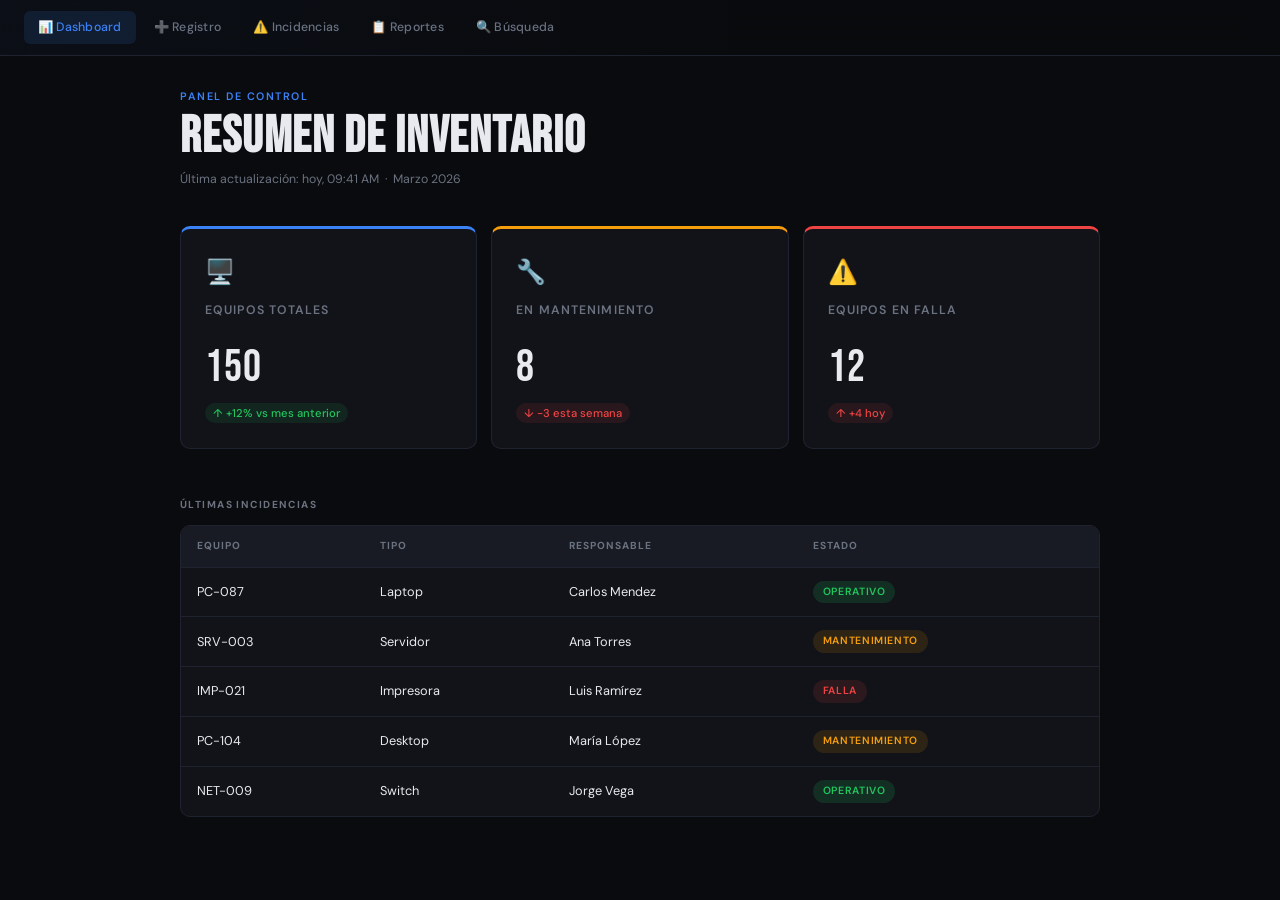
<file: index.html>
<!DOCTYPE html>
<html lang="es">
<head>
  <meta charset="UTF-8" />
  <meta name="viewport" content="width=device-width, initial-scale=1.0" />
  <title>Dashboard — Inventario</title>
  <link rel="stylesheet" href="style.css" />
  <link href="https://fonts.googleapis.com/css2?family=Bebas+Neue&family=DM+Sans:opsz,wght@9..40,300;9..40,400;9..40,500;9..40,600&display=swap" rel="stylesheet" />
</head>
<body>

<nav>
  <a href="index.html" class="active">📊 Dashboard</a>
  <a href="alta.html">➕ Registro</a>
  <a href="incidencias.html">⚠️ Incidencias</a>
  <a href="reportes.html">📋 Reportes</a>
  <a href="busqueda.html">🔍 Búsqueda</a>
</nav>

<main class="page">

  <header class="page-header">
    <p class="label">Panel de Control</p>
    <h1>Resumen de Inventario</h1>
    <p>Última actualización: hoy, 09:41 AM &nbsp;·&nbsp; Marzo 2026</p>
  </header>

  <!-- KPI CARDS -->
  <div class="cards">
    <div class="card card--blue">
      <span class="card-icon">🖥️</span>
      <p class="card-label">Equipos Totales</p>
      <div class="card-value">150</div>
      <span class="card-delta up">↑ +12% vs mes anterior</span>
    </div>
    <div class="card card--orange">
      <span class="card-icon">🔧</span>
      <p class="card-label">En Mantenimiento</p>
      <div class="card-value">8</div>
      <span class="card-delta down">↓ −3 esta semana</span>
    </div>
    <div class="card card--red">
      <span class="card-icon">⚠️</span>
      <p class="card-label">Equipos en Falla</p>
      <div class="card-value">12</div>
      <span class="card-delta down">↑ +4 hoy</span>
    </div>
  </div>

  <!-- QUICK TABLE -->
  <p class="section-title">Últimas Incidencias</p>

  <div class="table-wrap">
    <table>
      <thead>
        <tr>
          <th>Equipo</th>
          <th>Tipo</th>
          <th>Responsable</th>
          <th>Estado</th>
        </tr>
      </thead>
      <tbody>
        <tr>
          <td>PC-087</td>
          <td>Laptop</td>
          <td>Carlos Mendez</td>
          <td><span class="badge badge-ok">Operativo</span></td>
        </tr>
        <tr>
          <td>SRV-003</td>
          <td>Servidor</td>
          <td>Ana Torres</td>
          <td><span class="badge badge-warn">Mantenimiento</span></td>
        </tr>
        <tr>
          <td>IMP-021</td>
          <td>Impresora</td>
          <td>Luis Ramírez</td>
          <td><span class="badge badge-danger">Falla</span></td>
        </tr>
        <tr>
          <td>PC-104</td>
          <td>Desktop</td>
          <td>María López</td>
          <td><span class="badge badge-warn">Mantenimiento</span></td>
        </tr>
        <tr>
          <td>NET-009</td>
          <td>Switch</td>
          <td>Jorge Vega</td>
          <td><span class="badge badge-ok">Operativo</span></td>
        </tr>
      </tbody>
    </table>
  </div>

</main>

</body>
</html>
</file>
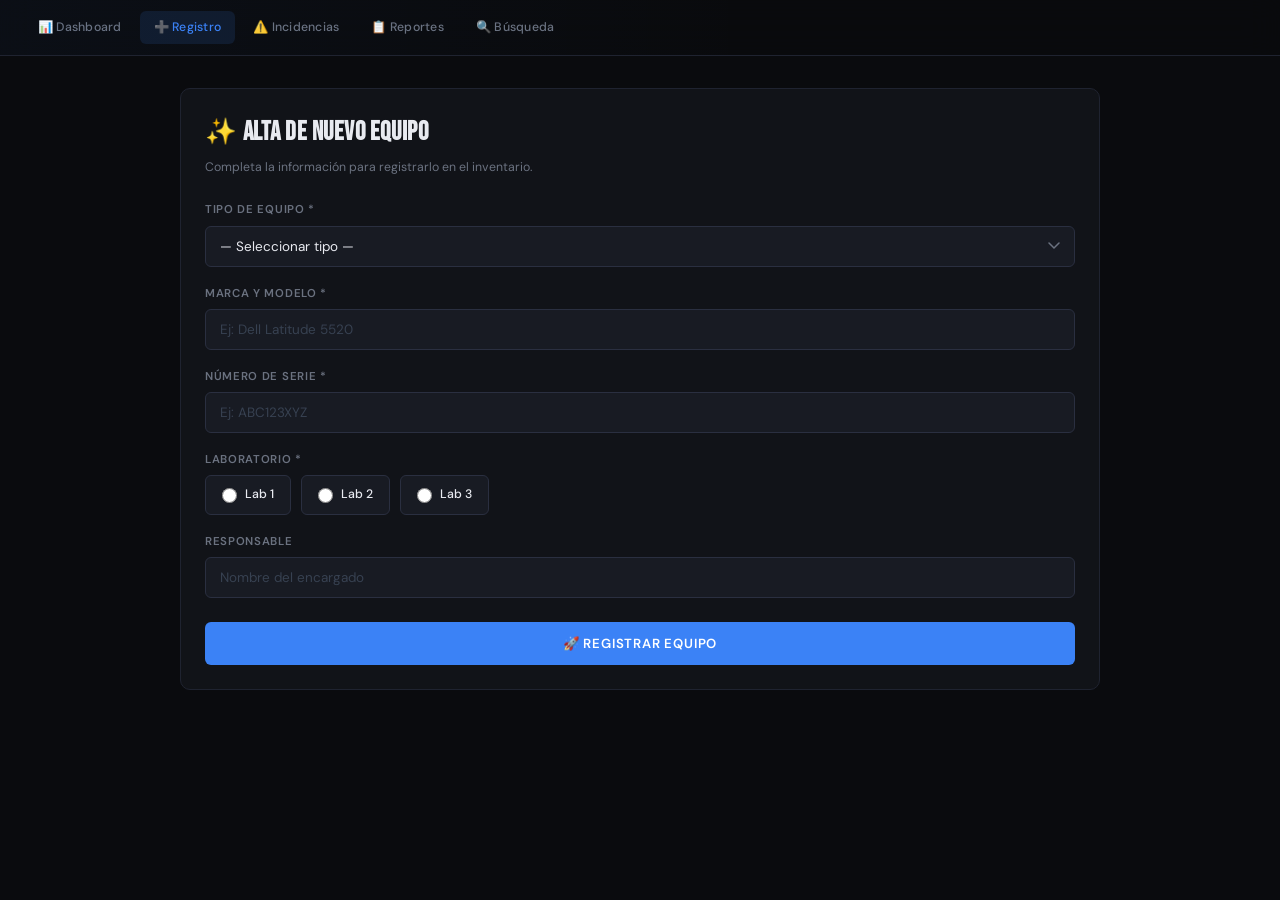
<file: alta.html>
<!DOCTYPE html>
<html lang="es">
<head>
  <meta charset="UTF-8" />
  <meta name="viewport" content="width=device-width, initial-scale=1.0" />
  <title>Alta de Equipo — Inventario</title>
  <link rel="stylesheet" href="style.css" />
  <link href="https://fonts.googleapis.com/css2?family=Bebas+Neue&family=DM+Sans:opsz,wght@9..40,300;9..40,400;9..40,500;9..40,600&display=swap" rel="stylesheet" />
</head>
<body>

<nav>
  <a href="index.html">📊 Dashboard</a>
  <a href="alta.html" class="active">➕ Registro</a>
  <a href="incidencias.html">⚠️ Incidencias</a>
  <a href="reportes.html">📋 Reportes</a>
  <a href="busqueda.html">🔍 Búsqueda</a>
</nav>

<div class="container">
  <div class="card">
    <h2>✨ Alta de Nuevo Equipo</h2>
    <p>Completa la información para registrarlo en el inventario.</p>

    <form>
      <label for="tipo">Tipo de Equipo *</label>
      <select id="tipo">
        <option value="">— Seleccionar tipo —</option>
        <option value="laptop">💻 Laptop</option>
        <option value="desktop">🖥️ Desktop</option>
        <option value="servidor">🗄️ Servidor</option>
        <option value="impresora">🖨️ Impresora</option>
        <option value="switch">🔀 Switch</option>
      </select>

      <label for="marca">Marca y Modelo *</label>
      <input type="text" id="marca" placeholder="Ej: Dell Latitude 5520" />

      <label for="serie">Número de Serie *</label>
      <input type="text" id="serie" placeholder="Ej: ABC123XYZ" />

      <label>Laboratorio *</label>
      <div class="radio-group">
        <label><input type="radio" name="lab" value="1" /> Lab 1</label>
        <label><input type="radio" name="lab" value="2" /> Lab 2</label>
        <label><input type="radio" name="lab" value="3" /> Lab 3</label>
      </div>

      <label for="responsable">Responsable</label>
      <input type="text" id="responsable" placeholder="Nombre del encargado" />

      <button type="submit">🚀 Registrar Equipo</button>
    </form>
  </div>
</div>

</body>
</html>
</file>
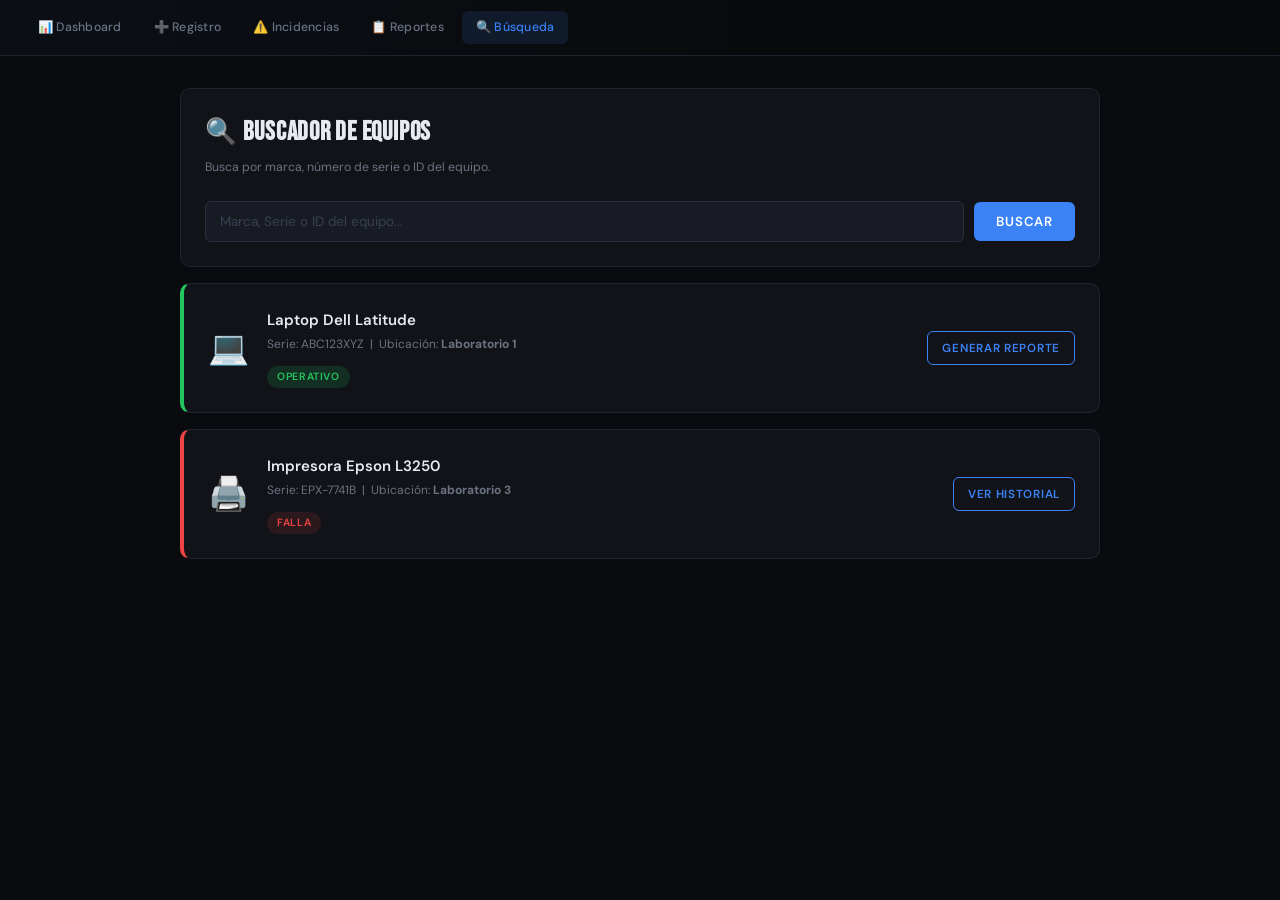
<file: busqueda.html>
<!DOCTYPE html>
<html lang="es">
<head>
  <meta charset="UTF-8" />
  <meta name="viewport" content="width=device-width, initial-scale=1.0" />
  <title>Búsqueda — Inventario</title>
  <link rel="stylesheet" href="style.css" />
  <link href="https://fonts.googleapis.com/css2?family=Bebas+Neue&family=DM+Sans:opsz,wght@9..40,300;9..40,400;9..40,500;9..40,600&display=swap" rel="stylesheet" />
</head>
<body>

<nav>
  <a href="index.html">📊 Dashboard</a>
  <a href="alta.html">➕ Registro</a>
  <a href="incidencias.html">⚠️ Incidencias</a>
  <a href="reportes.html">📋 Reportes</a>
  <a href="busqueda.html" class="active">🔍 Búsqueda</a>
</nav>

<div class="container">

  <div class="card">
    <h2>🔍 Buscador de Equipos</h2>
    <p>Busca por marca, número de serie o ID del equipo.</p>
    <div class="search-bar">
      <input type="text" placeholder="Marca, Serie o ID del equipo..." />
      <button type="button">Buscar</button>
    </div>
  </div>

  <!-- Resultado ejemplo -->
  <div class="card result-card">
    <div class="icon">💻</div>
    <div class="info">
      <h3>Laptop Dell Latitude</h3>
      <p>Serie: ABC123XYZ &nbsp;|&nbsp; Ubicación: <strong>Laboratorio 1</strong></p>
      <span class="badge badge-ok">Operativo</span>
    </div>
    <div class="actions">
      <button type="button">Generar Reporte</button>
    </div>
  </div>

  <div class="card result-card" style="border-left-color: var(--danger);">
    <div class="icon">🖨️</div>
    <div class="info">
      <h3>Impresora Epson L3250</h3>
      <p>Serie: EPX-7741B &nbsp;|&nbsp; Ubicación: <strong>Laboratorio 3</strong></p>
      <span class="badge badge-danger">Falla</span>
    </div>
    <div class="actions">
      <button type="button">Ver Historial</button>
    </div>
  </div>

</div>

</body>
</html>
</file>
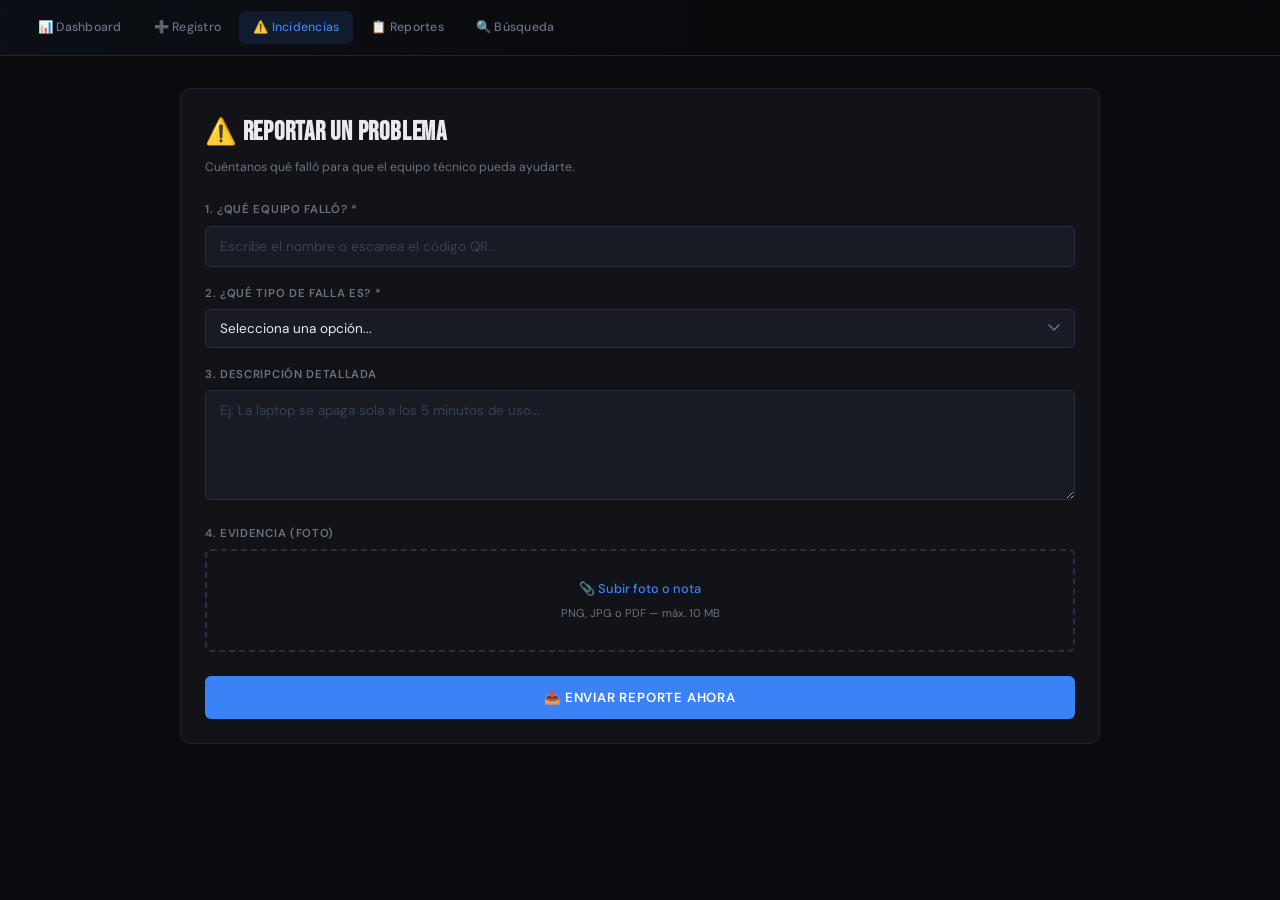
<file: incidencias.html>
<!DOCTYPE html>
<html lang="es">
<head>
  <meta charset="UTF-8" />
  <meta name="viewport" content="width=device-width, initial-scale=1.0" />
  <title>Incidencias — Inventario</title>
  <link rel="stylesheet" href="style.css" />
  <link href="https://fonts.googleapis.com/css2?family=Bebas+Neue&family=DM+Sans:opsz,wght@9..40,300;9..40,400;9..40,500;9..40,600&display=swap" rel="stylesheet" />
</head>
<body>

<nav>
  <a href="index.html">📊 Dashboard</a>
  <a href="alta.html">➕ Registro</a>
  <a href="incidencias.html" class="active">⚠️ Incidencias</a>
  <a href="reportes.html">📋 Reportes</a>
  <a href="busqueda.html">🔍 Búsqueda</a>
</nav>

<div class="container">
  <div class="card">
    <h2>⚠️ Reportar un Problema</h2>
    <p>Cuéntanos qué falló para que el equipo técnico pueda ayudarte.</p>

    <form>
      <label for="equipo">1. ¿Qué equipo falló? *</label>
      <input type="text" id="equipo" placeholder="Escribe el nombre o escanea el código QR..." />

      <label for="tipo-falla">2. ¿Qué tipo de falla es? *</label>
      <select id="tipo-falla">
        <option value="">Selecciona una opción...</option>
        <option>No enciende</option>
        <option>Pantalla rota / Daño físico</option>
        <option>Software / Virus / Contraseña</option>
        <option>Falta de periféricos (Mouse / Teclado)</option>
        <option>Otro</option>
      </select>

      <label for="descripcion">3. Descripción detallada</label>
      <textarea id="descripcion" rows="4" placeholder="Ej: La laptop se apaga sola a los 5 minutos de uso..."></textarea>

      <label>4. Evidencia (Foto)</label>
      <div class="file-drop">
        <input type="file" id="file-upload" accept="image/*" />
        <label for="file-upload">📎 Subir foto o nota</label>
        <p>PNG, JPG o PDF — máx. 10 MB</p>
      </div>

      <button type="submit">📤 Enviar Reporte Ahora</button>
    </form>
  </div>
</div>

</body>
</html>
</file>
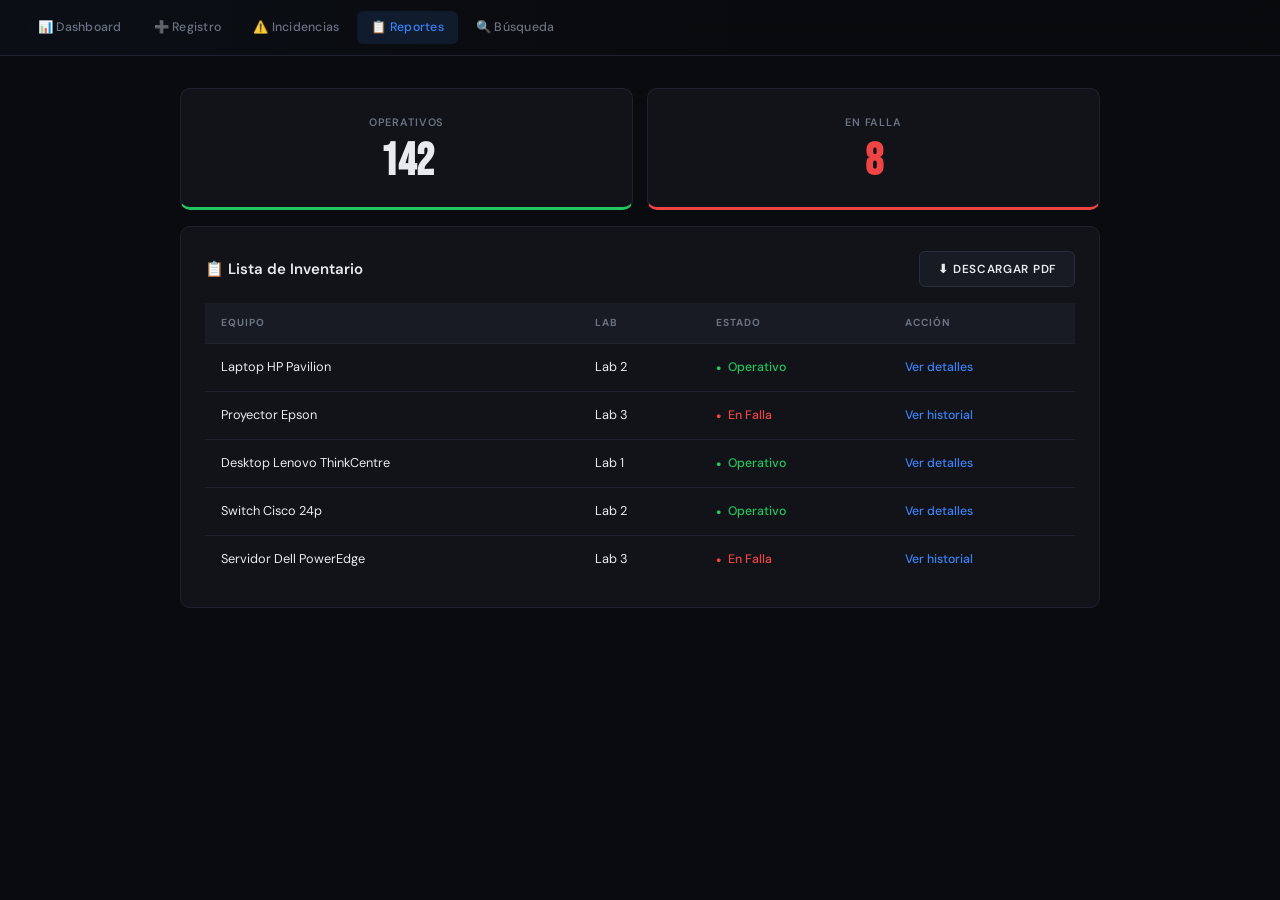
<file: reportes.html>
<!DOCTYPE html>
<html lang="es">
<head>
  <meta charset="UTF-8" />
  <meta name="viewport" content="width=device-width, initial-scale=1.0" />
  <title>Reportes — Inventario</title>
  <link rel="stylesheet" href="style.css" />
  <link href="https://fonts.googleapis.com/css2?family=Bebas+Neue&family=DM+Sans:opsz,wght@9..40,300;9..40,400;9..40,500;9..40,600&display=swap" rel="stylesheet" />
</head>
<body>

<nav>
  <a href="index.html">📊 Dashboard</a>
  <a href="alta.html">➕ Registro</a>
  <a href="incidencias.html">⚠️ Incidencias</a>
  <a href="reportes.html" class="active">📋 Reportes</a>
  <a href="busqueda.html">🔍 Búsqueda</a>
</nav>

<div class="container">

  <!-- Stat mini cards -->
  <div class="stat-row">
    <div class="stat-mini ok">
      <small>Operativos</small>
      <h1>142</h1>
    </div>
    <div class="stat-mini bad">
      <small>En Falla</small>
      <h1>8</h1>
    </div>
  </div>

  <!-- Inventory table card -->
  <div class="card">
    <div class="reports-header">
      <h3>📋 Lista de Inventario</h3>
      <button class="btn-download" type="button">⬇ Descargar PDF</button>
    </div>

    <div class="table-wrap" style="border:none; border-radius:0; margin:0;">
      <table>
        <thead>
          <tr>
            <th>Equipo</th>
            <th>Lab</th>
            <th>Estado</th>
            <th>Acción</th>
          </tr>
        </thead>
        <tbody>
          <tr>
            <td>Laptop HP Pavilion</td>
            <td>Lab 2</td>
            <td><span class="status-dot ok">Operativo</span></td>
            <td><a href="#" class="link-action">Ver detalles</a></td>
          </tr>
          <tr>
            <td>Proyector Epson</td>
            <td>Lab 3</td>
            <td><span class="status-dot bad">En Falla</span></td>
            <td><a href="#" class="link-action">Ver historial</a></td>
          </tr>
          <tr>
            <td>Desktop Lenovo ThinkCentre</td>
            <td>Lab 1</td>
            <td><span class="status-dot ok">Operativo</span></td>
            <td><a href="#" class="link-action">Ver detalles</a></td>
          </tr>
          <tr>
            <td>Switch Cisco 24p</td>
            <td>Lab 2</td>
            <td><span class="status-dot ok">Operativo</span></td>
            <td><a href="#" class="link-action">Ver detalles</a></td>
          </tr>
          <tr>
            <td>Servidor Dell PowerEdge</td>
            <td>Lab 3</td>
            <td><span class="status-dot bad">En Falla</span></td>
            <td><a href="#" class="link-action">Ver historial</a></td>
          </tr>
        </tbody>
      </table>
    </div>
  </div>

</div>

</body>
</html>
</file>
<file: style.css>
@import url('https://fonts.googleapis.com/css2?family=Bebas+Neue&family=DM+Sans:ital,opsz,wght@0,9..40,300;0,9..40,400;0,9..40,500;0,9..40,600;1,9..40,300&display=swap');

/* ─── TOKENS ─────────────────────────────────────────────────── */
:root {
  --bg:          #0a0b0e;
  --surface:     #111318;
  --surface-2:   #181b23;
  --border:      #1f2330;
  --border-2:    #2a2f40;

  --primary:     #3b82f6;
  --primary-dim: rgba(59,130,246,.12);
  --accent:      #f59e0b;
  --success:     #22c55e;
  --danger:      #ef4444;
  --warn:        #f59e0b;

  --text:        #e8eaf0;
  --text-dim:    #6b7280;
  --text-muted:  #374151;

  --nav-h:       56px;
  --radius:      10px;
  --radius-sm:   6px;

  --font-display: 'Bebas Neue', sans-serif;
  --font-body:    'DM Sans', sans-serif;
}

/* ─── RESET ──────────────────────────────────────────────────── */
*, *::before, *::after { box-sizing: border-box; margin: 0; padding: 0; }

html { font-size: 15px; scroll-behavior: smooth; }

body {
  font-family: var(--font-body);
  background: var(--bg);
  color: var(--text);
  min-height: 100vh;
  line-height: 1.6;
  -webkit-font-smoothing: antialiased;
}

/* ─── NAV ─────────────────────────────────────────────────────── */
nav {
  position: sticky;
  top: 0;
  z-index: 100;
  height: var(--nav-h);
  display: flex;
  align-items: center;
  gap: 4px;
  padding: 0 24px;
  background: rgba(10,11,14,.85);
  backdrop-filter: blur(16px);
  border-bottom: 1px solid var(--border);
}

nav::before {
  content: '';
  position: absolute;
  inset: 0;
  background: linear-gradient(90deg, rgba(59,130,246,.04) 0%, transparent 60%);
  pointer-events: none;
}

nav a {
  display: flex;
  align-items: center;
  gap: 6px;
  padding: 7px 14px;
  border-radius: var(--radius-sm);
  font-size: .82rem;
  font-weight: 500;
  letter-spacing: .02em;
  color: var(--text-dim);
  text-decoration: none;
  transition: color .2s, background .2s;
  white-space: nowrap;
}

nav a:hover {
  color: var(--text);
  background: var(--surface-2);
}

nav a.active {
  color: var(--primary);
  background: var(--primary-dim);
}

/* ─── LAYOUT ──────────────────────────────────────────────────── */
.container, .page {
  max-width: 960px;
  margin: 0 auto;
  padding: 32px 20px 60px;
}

.page-header {
  margin-bottom: 36px;
}

.page-header .label {
  font-size: .72rem;
  font-weight: 600;
  letter-spacing: .14em;
  text-transform: uppercase;
  color: var(--primary);
  margin-bottom: 6px;
}

.page-header h1 {
  font-family: var(--font-display);
  font-size: clamp(2.4rem, 5vw, 3.4rem);
  line-height: 1;
  letter-spacing: .02em;
  color: var(--text);
  margin-bottom: 8px;
}

.page-header p {
  font-size: .82rem;
  color: var(--text-dim);
}

.section-title {
  font-size: .68rem;
  font-weight: 700;
  letter-spacing: .14em;
  text-transform: uppercase;
  color: var(--text-dim);
  margin: 32px 0 12px;
}

/* ─── CARD ────────────────────────────────────────────────────── */
.card {
  background: var(--surface);
  border: 1px solid var(--border);
  border-radius: var(--radius);
  padding: 24px;
  margin-bottom: 16px;
  transition: border-color .25s;
}

.card:hover { border-color: var(--border-2); }

.card h2 {
  font-family: var(--font-display);
  font-size: 1.7rem;
  letter-spacing: .03em;
  margin-bottom: 4px;
}

.card h3 {
  font-size: 1rem;
  font-weight: 600;
}

.card > p {
  font-size: .82rem;
  color: var(--text-dim);
  margin-bottom: 24px;
}

/* ─── KPI CARDS (dashboard) ───────────────────────────────────── */
.cards {
  display: grid;
  grid-template-columns: repeat(auto-fit, minmax(200px, 1fr));
  gap: 14px;
  margin-bottom: 8px;
}

.card--blue  { border-top: 3px solid var(--primary); }
.card--orange{ border-top: 3px solid var(--warn); }
.card--red   { border-top: 3px solid var(--danger); }

.card-icon {
  font-size: 1.6rem;
  display: block;
  margin-bottom: 10px;
}

.card-label {
  font-size: .72rem;
  font-weight: 600;
  letter-spacing: .09em;
  text-transform: uppercase;
  color: var(--text-dim);
  margin-bottom: 6px;
}

.card-value {
  font-family: var(--font-display);
  font-size: 3rem;
  line-height: 1;
  letter-spacing: .02em;
  margin-bottom: 10px;
}

.card-delta {
  font-size: .75rem;
  font-weight: 500;
  padding: 3px 8px;
  border-radius: 20px;
}

.card-delta.up   { color: var(--success); background: rgba(34,197,94,.1); }
.card-delta.down { color: var(--danger);  background: rgba(239,68,68,.1); }

/* ─── TABLE ───────────────────────────────────────────────────── */
.table-wrap {
  background: var(--surface);
  border: 1px solid var(--border);
  border-radius: var(--radius);
  overflow: hidden;
}

table {
  width: 100%;
  border-collapse: collapse;
  font-size: .85rem;
}

thead tr {
  background: var(--surface-2);
  border-bottom: 1px solid var(--border);
}

thead th {
  padding: 12px 16px;
  font-size: .68rem;
  font-weight: 700;
  letter-spacing: .10em;
  text-transform: uppercase;
  color: var(--text-dim);
  text-align: left;
}

tbody tr {
  border-bottom: 1px solid var(--border);
  transition: background .15s;
}

tbody tr:last-child { border-bottom: none; }
tbody tr:hover { background: var(--surface-2); }

tbody td {
  padding: 13px 16px;
  color: var(--text);
}

/* ─── BADGES ──────────────────────────────────────────────────── */
.badge {
  display: inline-block;
  padding: 3px 10px;
  border-radius: 20px;
  font-size: .7rem;
  font-weight: 600;
  letter-spacing: .06em;
  text-transform: uppercase;
}

.badge-ok     { background: rgba(34,197,94,.15);  color: var(--success); }
.badge-warn   { background: rgba(245,158,11,.12); color: var(--warn); }
.badge-danger { background: rgba(239,68,68,.12);  color: var(--danger); }

/* ─── FORMS ───────────────────────────────────────────────────── */
label {
  display: block;
  font-size: .76rem;
  font-weight: 600;
  letter-spacing: .06em;
  text-transform: uppercase;
  color: var(--text-dim);
  margin-bottom: 6px;
  margin-top: 18px;
}

label:first-child { margin-top: 0; }

input[type="text"],
input[type="email"],
select,
textarea {
  width: 100%;
  background: var(--surface-2);
  border: 1px solid var(--border-2);
  border-radius: var(--radius-sm);
  color: var(--text);
  font-family: var(--font-body);
  font-size: .9rem;
  padding: 11px 14px;
  outline: none;
  transition: border-color .2s, box-shadow .2s;
  appearance: none;
}

input[type="text"]::placeholder,
textarea::placeholder { color: var(--text-muted); }

input[type="text"]:focus,
select:focus,
textarea:focus {
  border-color: var(--primary);
  box-shadow: 0 0 0 3px rgba(59,130,246,.15);
}

select {
  background-image: url("data:image/svg+xml,%3Csvg xmlns='http://www.w3.org/2000/svg' width='12' height='8'%3E%3Cpath d='M1 1l5 5 5-5' stroke='%236b7280' stroke-width='1.5' fill='none' stroke-linecap='round'/%3E%3C/svg%3E");
  background-repeat: no-repeat;
  background-position: right 14px center;
  padding-right: 38px;
}

select option { background: var(--surface-2); }

textarea { resize: vertical; min-height: 110px; }

.radio-group {
  display: flex;
  gap: 10px;
  flex-wrap: wrap;
  margin-top: 4px;
}

.radio-group label {
  display: flex;
  align-items: center;
  gap: 8px;
  margin: 0;
  padding: 9px 16px;
  background: var(--surface-2);
  border: 1px solid var(--border-2);
  border-radius: var(--radius-sm);
  font-size: .82rem;
  font-weight: 500;
  text-transform: none;
  letter-spacing: 0;
  color: var(--text);
  cursor: pointer;
  transition: border-color .2s, background .2s;
}

.radio-group label:hover { border-color: var(--primary); }

.radio-group input[type="radio"] {
  width: 15px; height: 15px;
  accent-color: var(--primary);
}

/* ─── BUTTONS ─────────────────────────────────────────────────── */
button,
.btn-primary {
  display: inline-flex;
  align-items: center;
  justify-content: center;
  gap: 7px;
  width: 100%;
  margin-top: 24px;
  padding: 13px 24px;
  background: var(--primary);
  color: #fff;
  font-family: var(--font-body);
  font-size: .88rem;
  font-weight: 600;
  letter-spacing: .06em;
  text-transform: uppercase;
  border: none;
  border-radius: var(--radius-sm);
  cursor: pointer;
  transition: background .2s, transform .1s, box-shadow .2s;
}

button:hover,
.btn-primary:hover {
  background: #2563eb;
  box-shadow: 0 4px 20px rgba(59,130,246,.35);
}

button:active { transform: translateY(1px); }

/* ─── FILE UPLOAD ─────────────────────────────────────────────── */
.file-drop {
  border: 2px dashed var(--border-2);
  border-radius: var(--radius-sm);
  padding: 28px 20px;
  text-align: center;
  transition: border-color .2s;
  cursor: pointer;
}

.file-drop:hover { border-color: var(--primary); }

.file-drop input[type="file"] { display: none; }

.file-drop label {
  margin: 0;
  font-size: .85rem;
  font-weight: 500;
  text-transform: none;
  letter-spacing: 0;
  color: var(--primary);
  cursor: pointer;
}

.file-drop p { font-size: .75rem; color: var(--text-dim); margin-top: 4px; }

/* ─── SEARCH BAR ──────────────────────────────────────────────── */
.search-bar {
  display: flex;
  gap: 10px;
  align-items: center;
}

.search-bar input { margin: 0; flex: 1; }

.search-bar button {
  width: auto;
  margin: 0;
  padding: 11px 22px;
  white-space: nowrap;
}

/* ─── RESULT CARD ─────────────────────────────────────────────── */
.result-card {
  display: flex;
  align-items: center;
  gap: 18px;
  border-left: 4px solid var(--success);
}

.result-card .icon { font-size: 2.2rem; flex-shrink: 0; }

.result-card .info { flex: 1; }
.result-card .info h3 { font-size: 1rem; font-weight: 600; margin-bottom: 3px; }
.result-card .info p  { font-size: .8rem; color: var(--text-dim); margin-bottom: 8px; }

.result-card .actions button {
  width: auto;
  margin: 0;
  padding: 8px 14px;
  background: transparent;
  border: 1px solid var(--primary);
  color: var(--primary);
  font-size: .78rem;
}

.result-card .actions button:hover { background: var(--primary-dim); box-shadow: none; }

/* ─── STAT MINI CARDS ─────────────────────────────────────────── */
.stat-row {
  display: flex;
  gap: 14px;
  margin-bottom: 16px;
}

.stat-mini {
  flex: 1;
  background: var(--surface);
  border: 1px solid var(--border);
  border-radius: var(--radius);
  padding: 20px;
  text-align: center;
}

.stat-mini.ok     { border-bottom: 3px solid var(--success); }
.stat-mini.bad    { border-bottom: 3px solid var(--danger); }

.stat-mini small {
  font-size: .72rem;
  font-weight: 600;
  letter-spacing: .08em;
  text-transform: uppercase;
  color: var(--text-dim);
}

.stat-mini h1 {
  font-family: var(--font-display);
  font-size: 3rem;
  line-height: 1.1;
  margin-top: 4px;
}

.stat-mini.bad h1 { color: var(--danger); }

/* ─── REPORTES TABLE ──────────────────────────────────────────── */
.reports-header {
  display: flex;
  justify-content: space-between;
  align-items: center;
  margin-bottom: 16px;
}

.btn-download {
  width: auto;
  margin: 0;
  padding: 9px 18px;
  font-size: .78rem;
  background: var(--surface-2);
  border: 1px solid var(--border-2);
  color: var(--text);
}

.btn-download:hover { background: var(--surface); box-shadow: none; }

.status-dot {
  display: inline-flex;
  align-items: center;
  gap: 6px;
  font-size: .82rem;
  font-weight: 500;
}

.status-dot::before {
  content: '●';
  font-size: .6rem;
}

.status-dot.ok   { color: var(--success); }
.status-dot.bad  { color: var(--danger); }

.link-action {
  color: var(--primary);
  text-decoration: none;
  font-size: .82rem;
  font-weight: 500;
  transition: opacity .15s;
}

.link-action:hover { opacity: .7; }

/* ─── ANIMATIONS ──────────────────────────────────────────────── */
@keyframes fadeUp {
  from { opacity: 0; transform: translateY(16px); }
  to   { opacity: 1; transform: translateY(0); }
}

.card, .table-wrap, .stat-mini {
  animation: fadeUp .35s ease both;
}

.cards .card:nth-child(1) { animation-delay: .05s; }
.cards .card:nth-child(2) { animation-delay: .12s; }
.cards .card:nth-child(3) { animation-delay: .19s; }

/* ─── SCROLLBAR ───────────────────────────────────────────────── */
::-webkit-scrollbar        { width: 6px; height: 6px; }
::-webkit-scrollbar-track  { background: var(--bg); }
::-webkit-scrollbar-thumb  { background: var(--border-2); border-radius: 3px; }

/* ─── RESPONSIVE ──────────────────────────────────────────────── */
@media (max-width: 600px) {
  nav { gap: 2px; padding: 0 12px; overflow-x: auto; }
  nav a { font-size: .74rem; padding: 6px 10px; }
  .stat-row { flex-direction: column; }
  .result-card { flex-direction: column; align-items: flex-start; }
  .reports-header { flex-direction: column; gap: 10px; align-items: flex-start; }
  .search-bar { flex-direction: column; }
  .search-bar button { width: 100%; }
}
</file>
